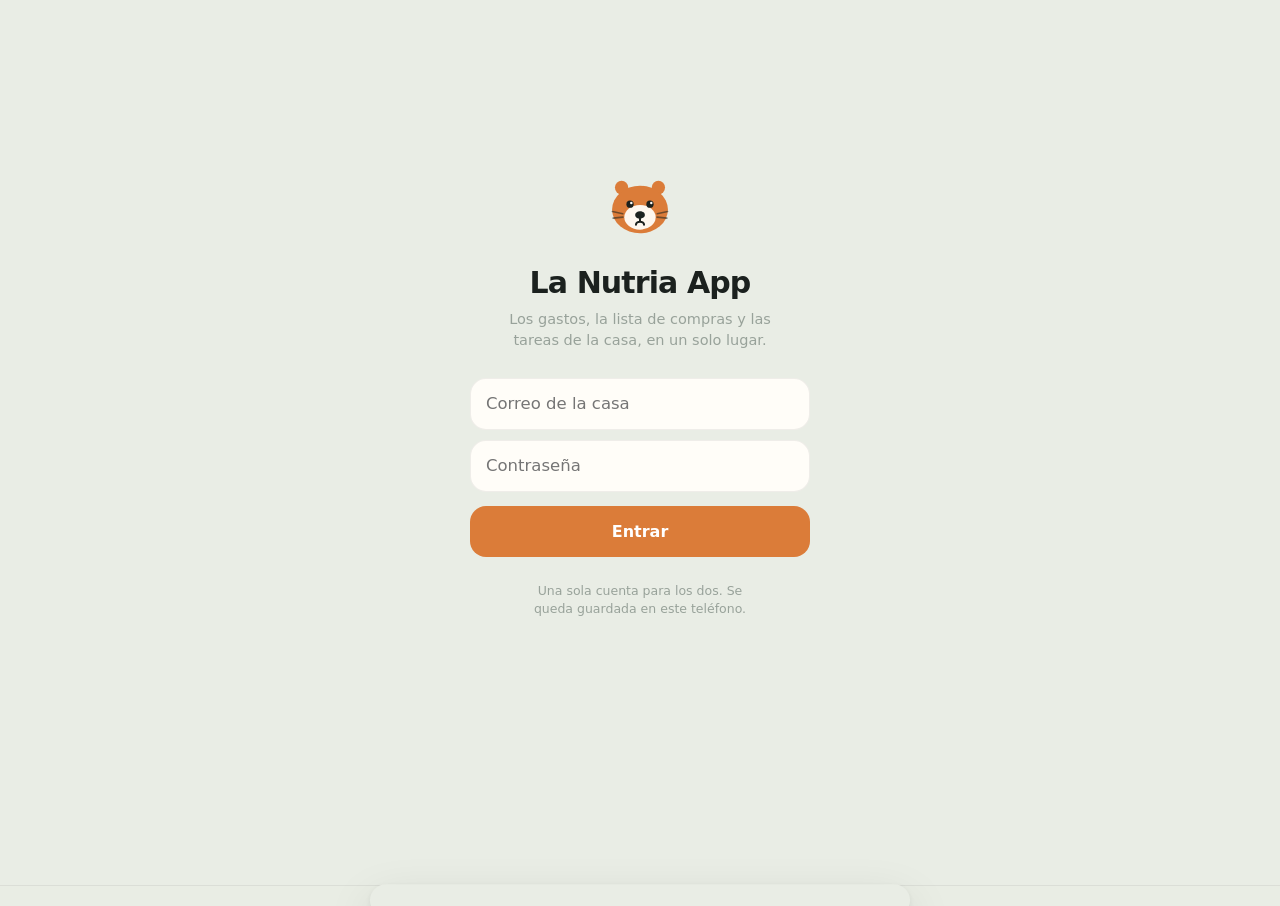
<file: index.html>
<!doctype html>
<html lang="es">
<head>
<meta charset="utf-8">
<meta name="viewport" content="width=device-width, initial-scale=1, viewport-fit=cover, maximum-scale=1">
<title>La Nutria App</title>
<meta name="description" content="Los gastos de casa, la lista de compras y las tareas, en un solo lugar.">

<link rel="manifest" href="manifest.json">
<meta name="theme-color" content="#E9EDE5" media="(prefers-color-scheme: light)">
<meta name="theme-color" content="#12160F" media="(prefers-color-scheme: dark)">

<!-- iOS: sin esto la app abre en Safari con su barra en vez de a pantalla completa -->
<meta name="apple-mobile-web-app-capable" content="yes">
<meta name="apple-mobile-web-app-status-bar-style" content="default">
<meta name="apple-mobile-web-app-title" content="Nutria">
<link rel="apple-touch-icon" href="icons/apple-touch-icon.png">
<link rel="icon" href="icons/icon-192.png">

<link rel="stylesheet" href="app.css">
</head>
<body>

<div class="envoltura">
  <header class="cabecera" id="cabecera"></header>
  <main id="vista"></main>
</div>

<button class="flotante" id="flotante" aria-label="Nuevo gasto" hidden></button>

<nav class="tabbar" id="tabbar" aria-label="Secciones"></nav>

<div class="fondo-hoja" id="fondo-hoja"></div>
<section class="hoja" id="hoja" role="dialog" aria-modal="true" aria-labelledby="hoja-titulo"></section>

<div class="brindis" id="brindis" role="status" aria-live="polite"></div>

<script type="module" src="js/app.js"></script>
</body>
</html>
</file>
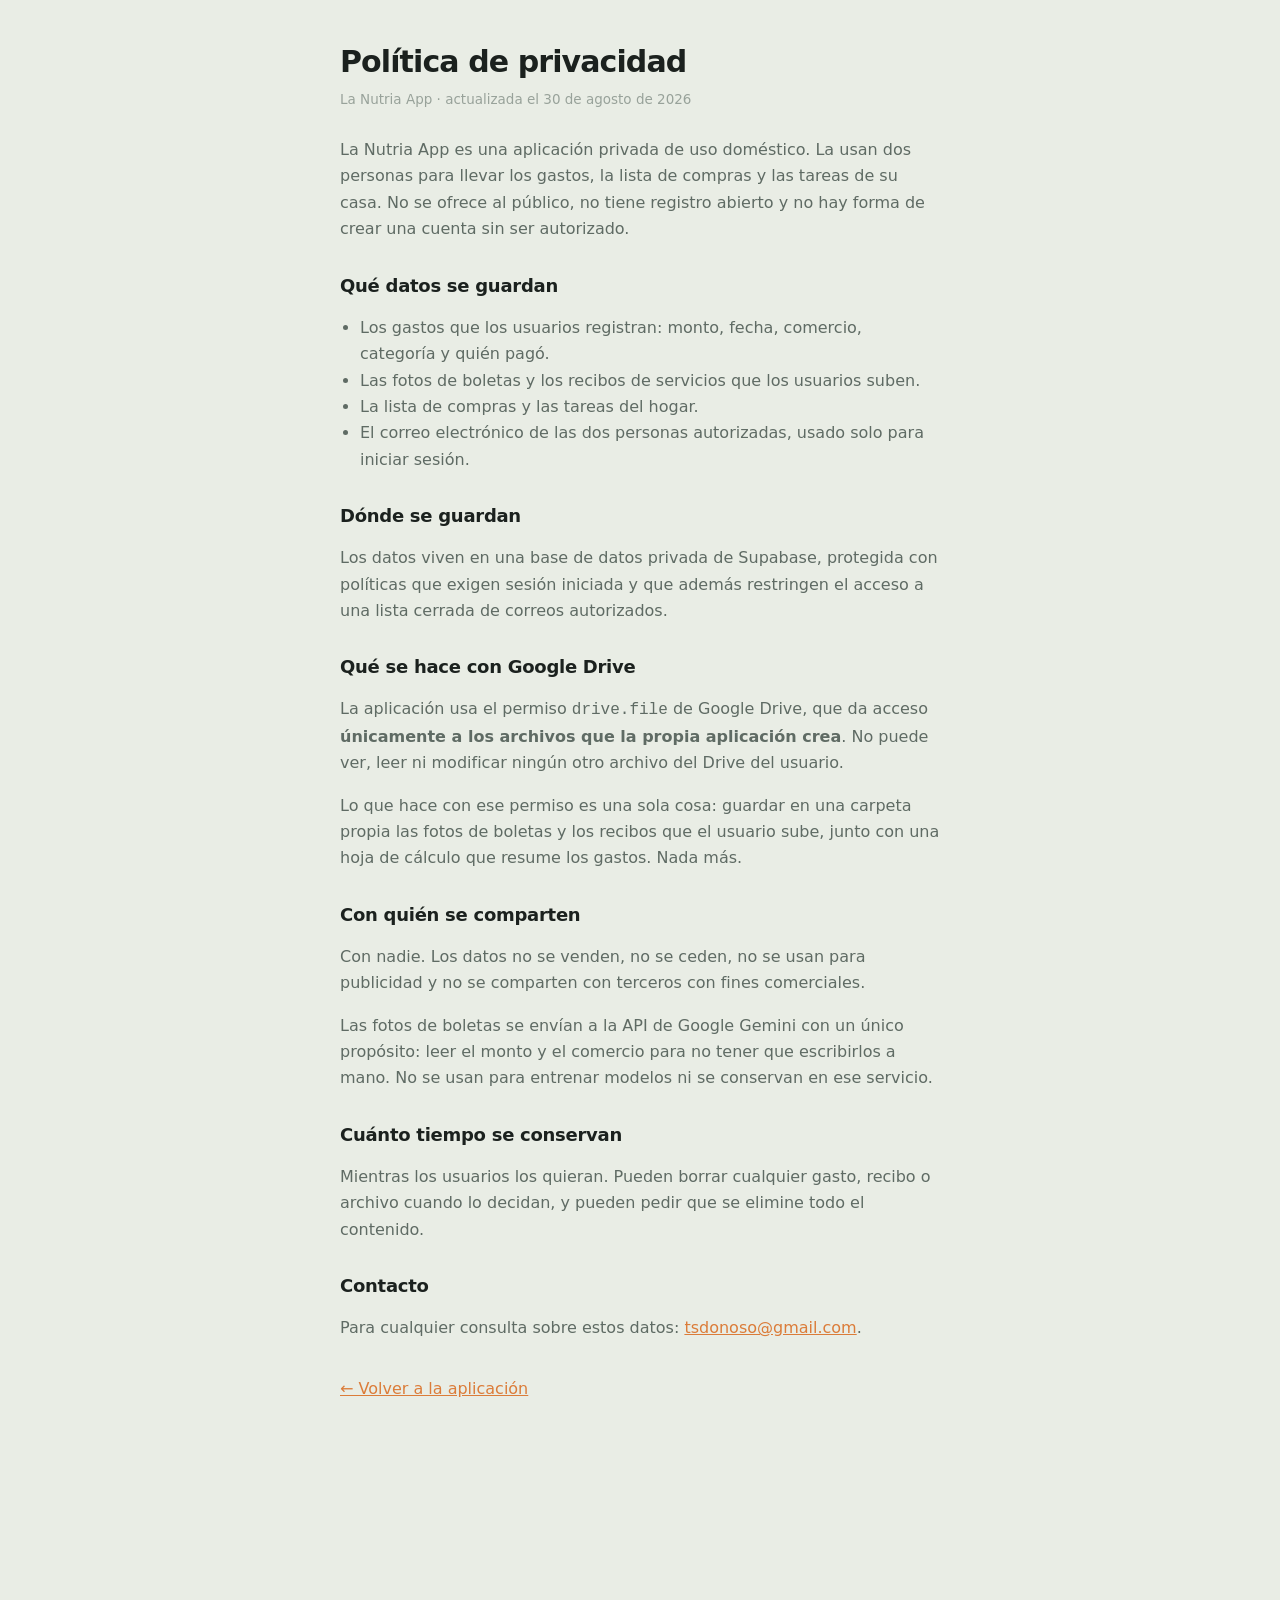
<file: privacidad.html>
<!doctype html>
<html lang="es">
<head>
<meta charset="utf-8">
<meta name="viewport" content="width=device-width, initial-scale=1">
<title>Política de privacidad · La Nutria App</title>
<link rel="stylesheet" href="app.css">
<style>
  .doc { max-width: 40rem; margin: 0 auto; padding: 40px 20px 80px; }
  .doc h1 { font-size: 30px; font-weight: 800; letter-spacing: -.03em; margin: 0 0 6px; }
  .doc .fecha { color: var(--ink-3); font-size: 13.5px; margin-bottom: 28px; }
  .doc h2 { font-size: 18px; font-weight: 720; margin: 30px 0 8px; letter-spacing: -.015em; }
  .doc p, .doc li { color: var(--ink-2); line-height: 1.65; }
  .doc ul { padding-left: 20px; }
  .doc a { color: var(--acento); }
</style>
</head>
<body>
<div class="doc">
  <h1>Política de privacidad</h1>
  <div class="fecha">La Nutria App · actualizada el 30 de agosto de 2026</div>

  <p>La Nutria App es una aplicación privada de uso doméstico. La usan dos
  personas para llevar los gastos, la lista de compras y las tareas de su casa.
  No se ofrece al público, no tiene registro abierto y no hay forma de crear una
  cuenta sin ser autorizado.</p>

  <h2>Qué datos se guardan</h2>
  <ul>
    <li>Los gastos que los usuarios registran: monto, fecha, comercio, categoría y quién pagó.</li>
    <li>Las fotos de boletas y los recibos de servicios que los usuarios suben.</li>
    <li>La lista de compras y las tareas del hogar.</li>
    <li>El correo electrónico de las dos personas autorizadas, usado solo para iniciar sesión.</li>
  </ul>

  <h2>Dónde se guardan</h2>
  <p>Los datos viven en una base de datos privada de Supabase, protegida con
  políticas que exigen sesión iniciada y que además restringen el acceso a una
  lista cerrada de correos autorizados.</p>

  <h2>Qué se hace con Google Drive</h2>
  <p>La aplicación usa el permiso <code>drive.file</code> de Google Drive, que
  da acceso <strong>únicamente a los archivos que la propia aplicación crea</strong>.
  No puede ver, leer ni modificar ningún otro archivo del Drive del usuario.</p>
  <p>Lo que hace con ese permiso es una sola cosa: guardar en una carpeta propia
  las fotos de boletas y los recibos que el usuario sube, junto con una hoja de
  cálculo que resume los gastos. Nada más.</p>

  <h2>Con quién se comparten</h2>
  <p>Con nadie. Los datos no se venden, no se ceden, no se usan para publicidad
  y no se comparten con terceros con fines comerciales.</p>
  <p>Las fotos de boletas se envían a la API de Google Gemini con un único
  propósito: leer el monto y el comercio para no tener que escribirlos a mano.
  No se usan para entrenar modelos ni se conservan en ese servicio.</p>

  <h2>Cuánto tiempo se conservan</h2>
  <p>Mientras los usuarios los quieran. Pueden borrar cualquier gasto, recibo o
  archivo cuando lo decidan, y pueden pedir que se elimine todo el contenido.</p>

  <h2>Contacto</h2>
  <p>Para cualquier consulta sobre estos datos:
  <a href="mailto:tsdonoso@gmail.com">tsdonoso@gmail.com</a>.</p>

  <p style="margin-top:34px"><a href="./">← Volver a la aplicación</a></p>
</div>
</body>
</html>
</file>
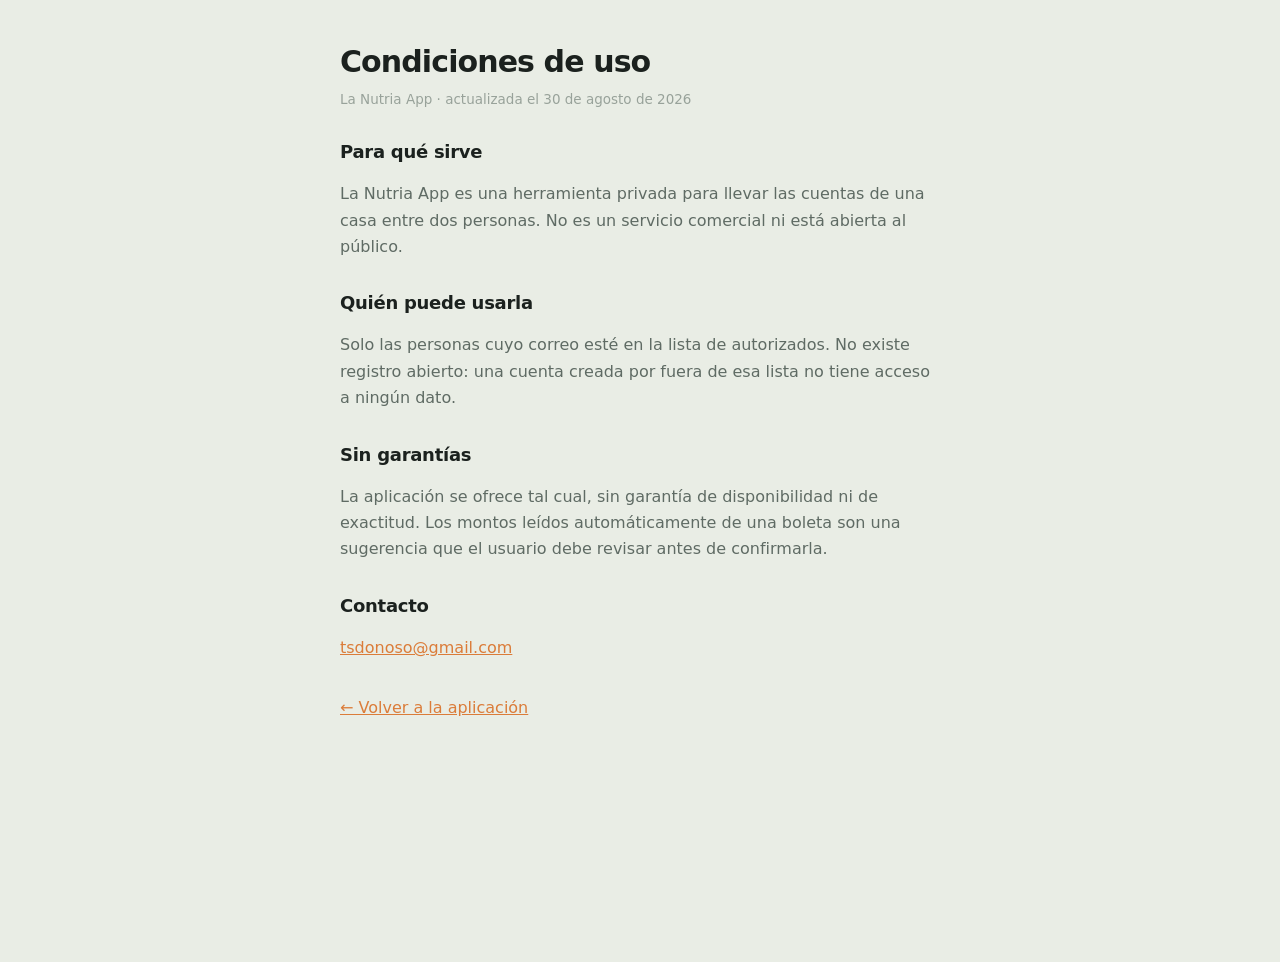
<file: terminos.html>
<!doctype html>
<html lang="es">
<head>
<meta charset="utf-8">
<meta name="viewport" content="width=device-width, initial-scale=1">
<title>Condiciones de uso · La Nutria App</title>
<link rel="stylesheet" href="app.css">
<style>
  .doc { max-width: 40rem; margin: 0 auto; padding: 40px 20px 80px; }
  .doc h1 { font-size: 30px; font-weight: 800; letter-spacing: -.03em; margin: 0 0 6px; }
  .doc .fecha { color: var(--ink-3); font-size: 13.5px; margin-bottom: 28px; }
  .doc h2 { font-size: 18px; font-weight: 720; margin: 30px 0 8px; letter-spacing: -.015em; }
  .doc p, .doc li { color: var(--ink-2); line-height: 1.65; }
  .doc a { color: var(--acento); }
</style>
</head>
<body>
<div class="doc">
  <h1>Condiciones de uso</h1>
  <div class="fecha">La Nutria App · actualizada el 30 de agosto de 2026</div>

  <h2>Para qué sirve</h2>
  <p>La Nutria App es una herramienta privada para llevar las cuentas de una
  casa entre dos personas. No es un servicio comercial ni está abierta al
  público.</p>

  <h2>Quién puede usarla</h2>
  <p>Solo las personas cuyo correo esté en la lista de autorizados. No existe
  registro abierto: una cuenta creada por fuera de esa lista no tiene acceso a
  ningún dato.</p>

  <h2>Sin garantías</h2>
  <p>La aplicación se ofrece tal cual, sin garantía de disponibilidad ni de
  exactitud. Los montos leídos automáticamente de una boleta son una sugerencia
  que el usuario debe revisar antes de confirmarla.</p>

  <h2>Contacto</h2>
  <p><a href="mailto:tsdonoso@gmail.com">tsdonoso@gmail.com</a></p>

  <p style="margin-top:34px"><a href="./">← Volver a la aplicación</a></p>
</div>
</body>
</html>
</file>
<file: app.css>
/* LA NUTRIA APP · sistema de diseño
   Salvia y crema, tarjetas muy redondeadas, acento cálido reservado para lo
   accionable. Tipografía del sistema: en iPhone eso es SF Pro, que es
   justamente el aire que buscamos, y no cuesta una sola petición de red. */

:root {
  --bg:          #E9EDE5;
  --bg-hueco:    #DFE5D8;
  --card:        #FFFDF8;
  --card-2:      #F5F3EC;

  --ink:         #1B211E;
  --ink-2:       #5F6B64;
  --ink-3:       #98A29A;

  --acento:      #DB7C39;
  --acento-tinte:#FAE8D9;
  --verde:       #6C9066;
  --verde-tinte: #E2EBDE;
  --rojo:        #BE5C4B;
  --rojo-tinte:  #F7E2DD;

  --linea:       rgba(27, 33, 30, .07);
  --velo:        rgba(233, 237, 229, .82);

  --r-xl: 28px;
  --r-lg: 22px;
  --r-md: 16px;
  --r-sm: 11px;

  --sombra:   0 1px 2px rgba(27,33,30,.05), 0 8px 24px rgba(27,33,30,.06);
  --sombra-2: 0 2px 6px rgba(27,33,30,.08), 0 20px 50px rgba(27,33,30,.14);

  --tab-alto: 58px;
}

@media (prefers-color-scheme: dark) {
  :root:not([data-tema="claro"]) {
    --bg:          #12160F;
    --bg-hueco:    #0D1009;
    --card:        #1C211B;
    --card-2:      #242A22;

    --ink:         #EDF0E9;
    --ink-2:       #A2ADA2;
    --ink-3:       #6E786E;

    --acento:      #EE9558;
    --acento-tinte:#3A2A1C;
    --verde:       #8FB489;
    --verde-tinte: #22301F;
    --rojo:        #E08573;
    --rojo-tinte:  #35201B;

    --linea:       rgba(237, 240, 233, .09);
    --velo:        rgba(18, 22, 15, .82);

    --sombra:   0 1px 2px rgba(0,0,0,.3), 0 8px 24px rgba(0,0,0,.25);
    --sombra-2: 0 2px 6px rgba(0,0,0,.4), 0 20px 50px rgba(0,0,0,.5);
  }
}

:root[data-tema="oscuro"] {
  --bg: #12160F; --bg-hueco: #0D1009; --card: #1C211B; --card-2: #242A22;
  --ink: #EDF0E9; --ink-2: #A2ADA2; --ink-3: #6E786E;
  --acento: #EE9558; --acento-tinte: #3A2A1C;
  --verde: #8FB489; --verde-tinte: #22301F;
  --rojo: #E08573; --rojo-tinte: #35201B;
  --linea: rgba(237,240,233,.09); --velo: rgba(18,22,15,.82);
  --sombra: 0 1px 2px rgba(0,0,0,.3), 0 8px 24px rgba(0,0,0,.25);
  --sombra-2: 0 2px 6px rgba(0,0,0,.4), 0 20px 50px rgba(0,0,0,.5);
}

* { box-sizing: border-box; -webkit-tap-highlight-color: transparent; }

html, body {
  margin: 0;
  background: var(--bg);
  color: var(--ink);
  font-family: -apple-system, BlinkMacSystemFont, "SF Pro Text", "Segoe UI",
               system-ui, sans-serif;
  font-size: 16px;
  line-height: 1.45;
  -webkit-font-smoothing: antialiased;
  overscroll-behavior-y: none;
}

body {
  min-height: 100dvh;
  padding-bottom: calc(var(--tab-alto) + env(safe-area-inset-bottom) + 86px);
}

button, input, select, textarea {
  font: inherit; color: inherit;
  border: 0; background: none; margin: 0;
}
button { cursor: pointer; }

/* ---------- Estructura ---------- */

.envoltura {
  max-width: 540px;
  margin: 0 auto;
  padding: 0 18px;
}

.cabecera {
  padding: calc(env(safe-area-inset-top) + 18px) 0 6px;
}
.saludo {
  display: flex; align-items: center; gap: 7px;
  font-size: 13px; font-weight: 700;
  color: var(--ink-3); letter-spacing: .08em;
}
.saludo .marca { color: var(--acento); display: flex; }
.titulo-grande {
  font-size: 33px; font-weight: 800;
  letter-spacing: -.028em; line-height: 1.12;
  margin: 2px 0 0;
}
.titulo-grande .suave { color: var(--ink-3); }

/* ---------- Selector de mes ---------- */

.selector-mes { display: flex; align-items: center; gap: 8px; margin: 16px 0 2px; }
.selector-mes button {
  height: 42px; min-width: 42px; border-radius: 14px;
  display: grid; place-items: center;
  background: var(--card); color: var(--ink);
  border: 1px solid var(--linea);
  transition: opacity .15s, transform .12s;
}
.selector-mes button:active:not(:disabled) { transform: scale(.96); }
.selector-mes button:disabled { opacity: .3; }
.selector-mes .mes-nombre {
  flex: 1; padding: 0 14px;
  font-size: 15.5px; font-weight: 650; text-transform: capitalize;
  line-height: 1.15;
}
/* En el mes actual el nombre va deshabilitado (no hay a donde volver), pero
   tiene que leerse con normalidad: lo apagado son solo las flechas. */
.selector-mes .mes-nombre:disabled { opacity: 1; }
.mes-nombre small {
  display: block; text-transform: none;
  font-size: 11.5px; font-weight: 600; color: var(--acento);
}

/* ---------- Tarjetas ---------- */

.tarjeta {
  background: var(--card);
  border-radius: var(--r-xl);
  box-shadow: var(--sombra);
  padding: 18px;
  margin-bottom: 14px;
}
.tarjeta.plana { box-shadow: none; border: 1px solid var(--linea); }

.tarjeta-cab {
  display: flex; align-items: center; gap: 10px;
  margin-bottom: 14px;
}
.tarjeta-cab h2 {
  font-size: 19px; font-weight: 750;
  letter-spacing: -.02em; margin: 0; flex: 1;
}
.insignia {
  min-width: 24px; height: 24px; padding: 0 7px;
  border-radius: 999px;
  background: var(--acento); color: #fff;
  font-size: 12.5px; font-weight: 700;
  display: grid; place-items: center;
}
.insignia.calma { background: var(--verde-tinte); color: var(--verde); }

.chapa {
  width: 34px; height: 34px; border-radius: 11px;
  display: grid; place-items: center;
  background: var(--card-2); color: var(--ink-2);
  flex: none;
}
.chapa.naranja { background: var(--acento-tinte); color: var(--acento); }
.chapa.verde   { background: var(--verde-tinte);  color: var(--verde); }

/* ---------- Filas ---------- */

.fila {
  display: flex; align-items: center; gap: 12px;
  padding: 11px 0;
  border-top: 1px solid var(--linea);
}
.fila:first-of-type { border-top: 0; }
.fila-txt { flex: 1; min-width: 0; }
.fila-tit {
  font-size: 15.5px; font-weight: 550;
  white-space: nowrap; overflow: hidden; text-overflow: ellipsis;
}
.fila-sub {
  font-size: 13px; color: var(--ink-3);
  white-space: nowrap; overflow: hidden; text-overflow: ellipsis;
}
.fila-val {
  font-size: 15.5px; font-weight: 650;
  font-variant-numeric: tabular-nums;
  white-space: nowrap;
}
/* Cifra de contexto (el acumulado bajo el saldo del mes): se lee si la buscas,
   pero no compite con el numero que manda. */
.fila-val.tenue { font-size: 13.5px; font-weight: 550; color: var(--ink-3); }

.monto-grande {
  font-size: 38px; font-weight: 800;
  letter-spacing: -.035em;
  font-variant-numeric: tabular-nums;
  line-height: 1.05;
}
.moneda { font-size: .6em; font-weight: 700; color: var(--ink-3); }

.positivo { color: var(--verde); }
.negativo { color: var(--rojo); }

/* ---------- Avatares ---------- */

.avatar {
  width: 30px; height: 30px; border-radius: 999px;
  display: grid; place-items: center; flex: none;
  font-size: 12.5px; font-weight: 750; color: #fff;
  letter-spacing: .01em;
}
.avatar.g { width: 40px; height: 40px; font-size: 15px; }

/* ---------- Botones ---------- */

.btn {
  display: inline-flex; align-items: center; justify-content: center;
  gap: 8px; width: 100%;
  padding: 14px 18px;
  border-radius: var(--r-md);
  background: var(--ink); color: var(--bg);
  font-size: 16px; font-weight: 650;
  transition: transform .12s ease, opacity .12s ease;
}
.btn:active { transform: scale(.975); }
.btn.acento  { background: var(--acento); color: #fff; }
.btn.suave   { background: var(--card-2); color: var(--ink); }
.btn.fantasma{ background: none; color: var(--ink-2); font-weight: 600; }
.btn[disabled] { opacity: .45; pointer-events: none; }

.btn-icono {
  width: 34px; height: 34px; border-radius: 999px;
  display: grid; place-items: center; flex: none;
  background: var(--card-2); color: var(--ink-2);
}

/* ---------- Segmentos ---------- */

.segmentos {
  display: flex; gap: 4px; padding: 4px;
  background: var(--bg-hueco); border-radius: 13px;
  margin-bottom: 14px;
}
.segmentos button {
  flex: 1; padding: 8px 6px; border-radius: 10px;
  font-size: 14px; font-weight: 600; color: var(--ink-2);
}
.segmentos button[aria-selected="true"] {
  background: var(--card); color: var(--ink);
  box-shadow: 0 1px 3px rgba(27,33,30,.1);
}

/* ---------- Casilla ---------- */

.casilla {
  width: 25px; height: 25px; border-radius: 999px;
  border: 2px solid var(--ink-3); flex: none;
  display: grid; place-items: center;
  transition: background .15s ease, border-color .15s ease;
}
.casilla[data-marcada="1"] {
  background: var(--verde); border-color: var(--verde);
}
.casilla svg { opacity: 0; transform: scale(.6); transition: all .15s ease; }
.casilla[data-marcada="1"] svg { opacity: 1; transform: scale(1); }

.hecho .fila-tit { text-decoration: line-through; color: var(--ink-3); }

/* ---------- Barra de pestañas ---------- */

.tabbar {
  position: fixed; left: 0; right: 0; bottom: 0; z-index: 40;
  display: flex; justify-content: center; gap: 2px;
  padding: 7px 10px calc(env(safe-area-inset-bottom) + 7px);
  background: var(--velo);
  backdrop-filter: saturate(180%) blur(22px);
  -webkit-backdrop-filter: saturate(180%) blur(22px);
  border-top: 1px solid var(--linea);
}
@supports not ((backdrop-filter: blur(1px)) or (-webkit-backdrop-filter: blur(1px))) {
  .tabbar { background: var(--bg); }
}
.tabbar button {
  flex: 1; max-width: 120px;
  display: grid; justify-items: center; gap: 2px;
  padding: 4px 0; border-radius: 12px;
  color: var(--ink-3);
  font-size: 10.5px; font-weight: 600; letter-spacing: .01em;
}
.tabbar button[aria-current="page"] { color: var(--acento); }
.tabbar button:active { transform: scale(.94); }

/* ---------- Botón flotante ---------- */

.flotante {
  position: fixed; right: 18px;
  bottom: calc(var(--tab-alto) + env(safe-area-inset-bottom) + 18px);
  z-index: 35;
  width: 56px; height: 56px; border-radius: 999px;
  display: grid; place-items: center;
  background: var(--acento); color: #fff;
  box-shadow: 0 6px 20px rgba(219,124,57,.42);
  transition: transform .14s ease;
}
.flotante:active { transform: scale(.9); }
/* .flotante define display:grid y con la misma especificidad le ganaba a
   [hidden] del navegador, asi que hay que decirlo explicitamente */
.flotante[hidden] { display: none; }

/* ---------- Hoja modal ---------- */

.fondo-hoja {
  position: fixed; inset: 0; z-index: 50;
  background: rgba(15, 20, 14, .38);
  backdrop-filter: blur(3px);
  opacity: 0; pointer-events: none;
  transition: opacity .26s ease;
}
.fondo-hoja[data-abierta="1"] { opacity: 1; pointer-events: auto; }

.hoja {
  position: fixed; left: 0; right: 0; bottom: 0; z-index: 51;
  max-height: 92dvh; overflow-y: auto;
  background: var(--bg);
  border-radius: var(--r-xl) var(--r-xl) 0 0;
  box-shadow: var(--sombra-2);
  padding: 10px 18px calc(env(safe-area-inset-bottom) + 22px);
  transform: translateY(101%);
  transition: transform .3s cubic-bezier(.32, .72, 0, 1);
}
.hoja[data-abierta="1"] { transform: translateY(0); }
@media (min-width: 560px) {
  .hoja { max-width: 540px; margin: 0 auto; border-radius: var(--r-xl); bottom: 16px; left: 16px; right: 16px; }
}

.agarradera {
  width: 36px; height: 5px; border-radius: 999px;
  background: var(--ink-3); opacity: .35;
  margin: 0 auto 14px;
}
.hoja h2 {
  font-size: 22px; font-weight: 780; letter-spacing: -.025em;
  margin: 0 0 16px;
}

/* ---------- Formulario ---------- */

.campo { margin-bottom: 13px; }
.campo > label:not(.zona-foto) {
  display: block; font-size: 12.5px; font-weight: 650;
  color: var(--ink-3); letter-spacing: .03em;
  text-transform: uppercase; margin-bottom: 6px;
}
.entrada {
  width: 100%; padding: 13px 15px;
  background: var(--card); border-radius: var(--r-md);
  border: 1px solid var(--linea);
  font-size: 16.5px; /* 16+ evita que iOS haga zoom al enfocar */
}
.entrada:focus {
  outline: none; border-color: var(--acento);
  box-shadow: 0 0 0 3px var(--acento-tinte);
}
textarea.entrada { resize: none; min-height: 62px; }

.pastillas { display: flex; flex-wrap: wrap; gap: 7px; }
.pastilla {
  padding: 9px 13px; border-radius: 999px;
  background: var(--card); border: 1px solid var(--linea);
  font-size: 14px; font-weight: 600; color: var(--ink-2);
  display: inline-flex; align-items: center; gap: 6px;
}
.pastilla[aria-pressed="true"] {
  background: var(--ink); border-color: var(--ink); color: var(--bg);
}
.pastilla.persona[aria-pressed="true"] {
  background: var(--tono, var(--ink)); border-color: var(--tono, var(--ink)); color: #fff;
}

.dos { display: grid; grid-template-columns: 1fr 1fr; gap: 10px; }

/* ---------- Zona de foto ---------- */

.zona-foto {
  position: relative;
  border: 1.5px dashed var(--linea);
  border-radius: var(--r-lg);
  background: var(--card);
  padding: 22px; text-align: center;
  color: var(--ink-3);
  display: grid; gap: 8px; justify-items: center;
}
.zona-foto strong { color: var(--ink-2); font-size: 15px; font-weight: 650; }
.zona-foto small { font-size: 12.5px; }
.zona-foto img {
  width: 100%; max-height: 240px; object-fit: cover;
  border-radius: var(--r-md);
}
.zona-foto input[type="file"] {
  position: absolute; inset: 0; opacity: 0; cursor: pointer;
}

.leyendo {
  display: flex; align-items: center; gap: 9px;
  padding: 11px 14px; margin-top: 9px;
  background: var(--acento-tinte); color: var(--acento);
  border-radius: var(--r-md);
  font-size: 14px; font-weight: 600;
}
.girando { animation: girar 1s linear infinite; }
@keyframes girar { to { transform: rotate(360deg); } }

/* ---------- Avisos ---------- */

.aviso {
  display: flex; align-items: center; gap: 10px;
  padding: 11px 14px; border-radius: var(--r-md);
  font-size: 13.5px; font-weight: 550;
  margin-bottom: 12px;
}
.aviso.info  { background: var(--acento-tinte); color: var(--acento); }
.aviso.malo  { background: var(--rojo-tinte);   color: var(--rojo); }
.aviso.bueno { background: var(--verde-tinte);  color: var(--verde); }

.vacio {
  text-align: center; padding: 34px 20px;
  color: var(--ink-3); display: grid; gap: 8px; justify-items: center;
}
.vacio strong { color: var(--ink-2); font-size: 15.5px; font-weight: 650; }
.vacio p { margin: 0; font-size: 13.5px; max-width: 26ch; }

/* ---------- Brindis ---------- */

.brindis {
  position: fixed; z-index: 60;
  left: 50%; transform: translate(-50%, 20px);
  bottom: calc(var(--tab-alto) + env(safe-area-inset-bottom) + 20px);
  padding: 11px 18px; border-radius: 999px;
  background: var(--ink); color: var(--bg);
  font-size: 14px; font-weight: 600;
  box-shadow: var(--sombra-2);
  opacity: 0; pointer-events: none;
  transition: all .26s cubic-bezier(.32,.72,0,1);
  white-space: nowrap;
}
.brindis[data-visible="1"] { opacity: 1; transform: translate(-50%, 0); }

/* ---------- Cola offline ---------- */

.cola-pastilla {
  display: inline-flex; align-items: center; gap: 6px;
  padding: 5px 11px; border-radius: 999px;
  background: var(--acento-tinte); color: var(--acento);
  font-size: 12.5px; font-weight: 700;
}

.deslizar-entrada { animation: entrar .34s cubic-bezier(.32,.72,0,1) both; }
@keyframes entrar { from { opacity: 0; transform: translateY(9px); } }

@media (prefers-reduced-motion: reduce) {
  *, *::before, *::after { animation-duration: .01ms !important; transition-duration: .01ms !important; }
}

/* ---------- Pantalla de entrada ---------- */

.portada {
  min-height: 82dvh;
  display: grid; align-content: center; justify-items: center;
  gap: 5px; text-align: center;
  padding: 20px 4px;
}
.marca-portada { color: var(--acento); margin-bottom: 6px; }
.portada h1 {
  font-size: 30px; font-weight: 800; letter-spacing: -.03em;
  margin: 0;
}
.portada > p {
  color: var(--ink-3); font-size: 14.5px;
  margin: 0 0 22px; max-width: 30ch;
}
.portada form { width: 100%; max-width: 340px; display: grid; gap: 10px; }
.portada form .btn { margin-top: 4px; }
.portada > small {
  color: var(--ink-3); font-size: 12.5px;
  margin-top: 20px; max-width: 30ch;
}

/* ---------- Barra de distribución ----------
   Segmentos separados por 2px de superficie y extremos redondeados, como la
   barra de almacenamiento de iOS. La identidad nunca depende solo del color:
   siempre va acompañada de su leyenda con nombre y monto. */

.barra-dist {
  display: flex; gap: 2px;
  height: 14px; margin: 14px 0 13px;
  border-radius: 7px;
}
.barra-dist > span {
  display: block; height: 100%;
  border-radius: 2px;
  min-width: 4px;
}
.barra-dist > span:first-child { border-radius: 7px 2px 2px 7px; }
.barra-dist > span:last-child  { border-radius: 2px 7px 7px 2px; }
.barra-dist > span:only-child  { border-radius: 7px; }

.leyenda {
  display: flex; flex-wrap: wrap;
  gap: 7px 15px;
}
.leyenda > span {
  display: inline-flex; align-items: center; gap: 7px;
  font-size: 13px; color: var(--ink-2);
}
.leyenda i {
  width: 9px; height: 9px; border-radius: 999px; flex: none;
}
.leyenda b {
  color: var(--ink); font-weight: 650;
  font-variant-numeric: tabular-nums;
}

/* ---------- Quién puso cuánto ---------- */

.aporte {
  display: flex; justify-content: space-between;
  gap: 12px; margin-top: 3px;
}
.aporte > div { flex: 1; min-width: 0; }
.aporte .quien {
  display: flex; align-items: center; gap: 7px;
  font-size: 13.5px; font-weight: 600; color: var(--ink-2);
}
.aporte .cuanto {
  font-size: 21px; font-weight: 750; letter-spacing: -.02em;
  font-variant-numeric: tabular-nums; margin-top: 2px;
}
.aporte .pct { font-size: 13px; color: var(--ink-3); font-weight: 600; }
.aporte .meta { font-size: 12px; color: var(--ink-3); }
.aporte > div:last-child { text-align: right; }
.aporte > div:last-child .quien { justify-content: flex-end; }

/* ---------- Servicios ---------- */

.serv-dias {
  display: flex; flex-direction: column; align-items: flex-end;
  flex: none; min-width: 68px;
}
.serv-dias .n {
  font-size: 19px; font-weight: 780; line-height: 1.1;
  font-variant-numeric: tabular-nums;
}
.serv-dias .u { font-size: 11px; color: var(--ink-3); font-weight: 600; }
.serv-dias.vencido .n { color: var(--rojo); }
.serv-dias.hoy .n     { color: var(--acento); }
.serv-dias.pagado .n  { color: var(--verde); font-size: 15px; }

.serv-fecha {
  font-size: 12.5px; font-weight: 650;
  color: var(--ink-3); letter-spacing: .02em;
}
.serv-fecha.vencido { color: var(--rojo); }
.serv-fecha.hoy     { color: var(--acento); }

.cinta {
  display: inline-flex; align-items: center; gap: 5px;
  padding: 3px 9px; border-radius: 999px;
  font-size: 11.5px; font-weight: 700; letter-spacing: .02em;
}
.cinta.vencido { background: var(--rojo-tinte);   color: var(--rojo); }
.cinta.hoy     { background: var(--acento-tinte); color: var(--acento); }
.cinta.pagado  { background: var(--verde-tinte);  color: var(--verde); }
.cinta.proximo { background: var(--card-2);       color: var(--ink-3); }
</file>
